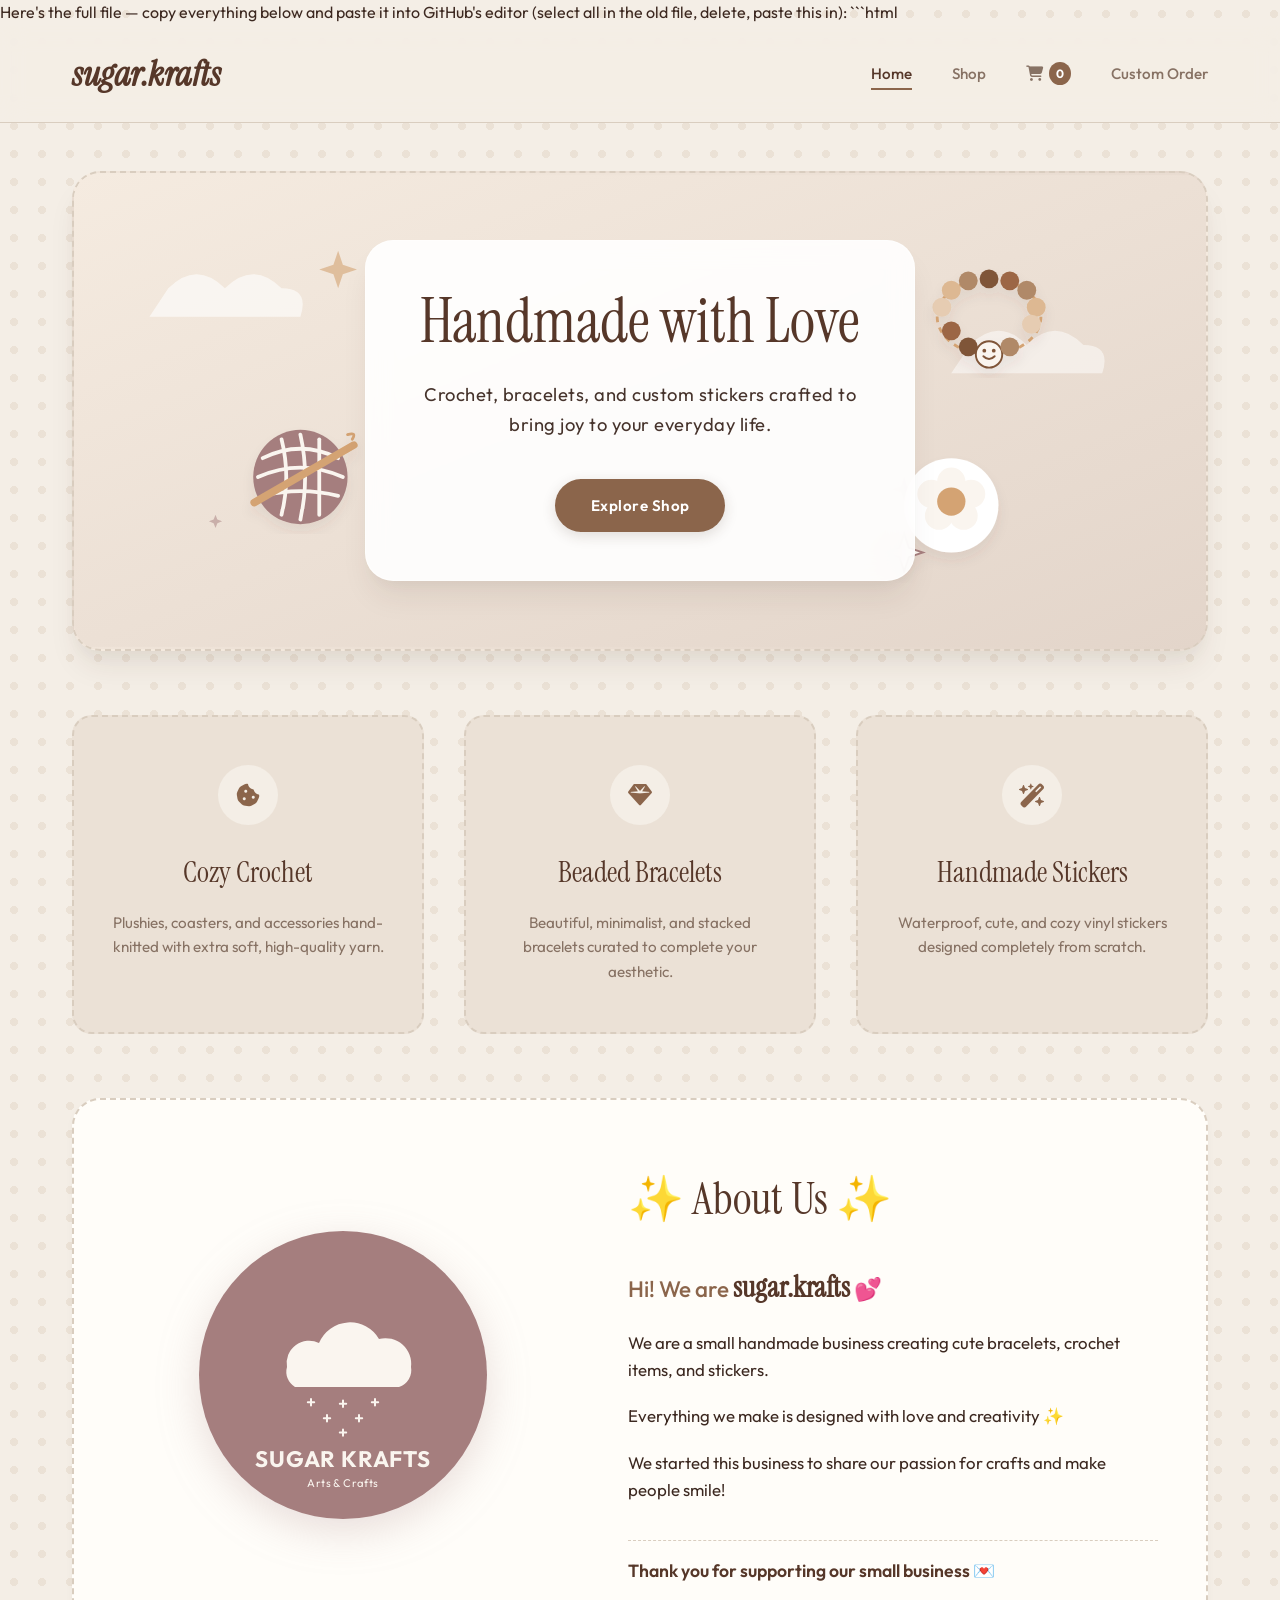
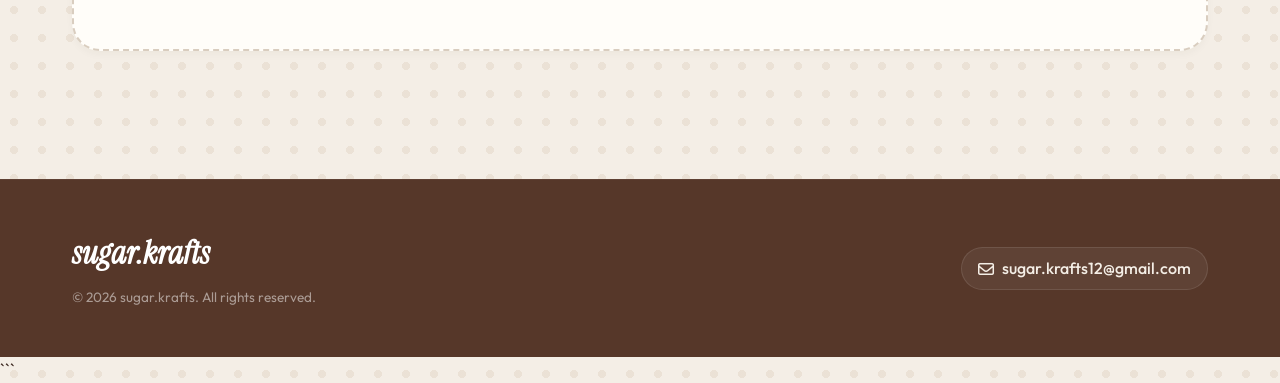
<file: index.html>
Here's the full file — copy everything below and paste it into GitHub's editor (select all in the old file, delete, paste this in):

```html
<!DOCTYPE html>
<html lang="en">
<head>
    
    <meta charset="UTF-8">
    <meta name="viewport" content="width=device-width, initial-scale=1.0">
    <title>sugar.krafts | Aesthetic Handmade Goods</title>
    <meta name="description" content="Aesthetic handmade crochet, beaded bracelets, and vinyl stickers by sugar.krafts. Made with love.">

    <!-- Canonical URL -->
    <link rel="canonical" href="https://sugarkrafts12-commits.github.io/sugar-krafts-new/" />

    <!-- Google Search Console verification -->
    <!-- Replace the content value with the exact code Search Console gives you when you add your property -->
    <meta name="google-site-verification" content="PASTE_YOUR_VERIFICATION_CODE_HERE" />

    <!-- Open Graph (Facebook, Instagram, iMessage, WhatsApp link previews) -->
    <meta property="og:type" content="website" />
    <meta property="og:title" content="sugar.krafts | Aesthetic Handmade Goods" />
    <meta property="og:description" content="Aesthetic handmade crochet, beaded bracelets, and vinyl stickers by sugar.krafts. Made with love." />
    <meta property="og:url" content="https://sugarkrafts12-commits.github.io/sugar-krafts-new/" />
    <!-- Add a real image URL below once you have a logo or product photo hosted (e.g. in your repo) -->
    <meta property="og:image" content="https://sugarkrafts12-commits.github.io/sugar-krafts-new/preview.jpg" />

    <!-- Twitter / X card -->
    <meta name="twitter:card" content="summary_large_image" />
    <meta name="twitter:title" content="sugar.krafts | Aesthetic Handmade Goods" />
    <meta name="twitter:description" content="Aesthetic handmade crochet, beaded bracelets, and vinyl stickers by sugar.krafts. Made with love." />
    <meta name="twitter:image" content="https://sugarkrafts12-commits.github.io/sugar-krafts-new/preview.jpg" />

    <!-- Google Fonts for premium typography -->
    <link rel="preconnect" href="https://fonts.googleapis.com">
    <link rel="preconnect" href="https://fonts.gstatic.com" crossorigin>
    <link href="https://fonts.googleapis.com/css2?family=Instrument+Serif:ital@0;1&family=Outfit:wght@300;400;500;600;700&display=swap" rel="stylesheet">
    <!-- FontAwesome for icons -->
    <link rel="stylesheet" href="https://cdnjs.cloudflare.com/ajax/libs/font-awesome/6.4.0/css/all.min.css">
    <link rel="stylesheet" href="style.css">
</head>
<body>

    <!-- Header Navigation -->
    <header class="main-header">
        <div class="header-container">
            <a href="#home" class="logo" id="header-logo">sugar.krafts</a>
            <nav class="nav-links">
                <a href="#home" class="nav-link active" data-page="home">Home</a>
                <a href="#shop" class="nav-link" data-page="shop">Shop</a>
                <a href="#cart" class="nav-link cart-nav-btn" data-page="cart">
                    <i class="fa-solid fa-cart-shopping"></i> <span class="cart-count">0</span>
                </a>
                <a href="#custom-order" class="nav-link" data-page="custom-order">Custom Order</a>
            </nav>
            <button class="mobile-nav-toggle" aria-label="Toggle navigation">
                <i class="fa-solid fa-bars"></i>
            </button>
        </div>
    </header>

    <!-- Page Content Container -->
    <main class="content-container">

        <!-- HOME PAGE -->
        <section id="home-page" class="page-section active">
            <!-- Aesthetic Cartoon Hero Section -->
            <div class="hero-section hero-cartoon-bg">
                <div class="hero-vector-wrapper">
                    <!-- Cozy Cartoon Vector Scene -->
                    <svg viewBox="0 0 1200 500" width="100%" height="100%" class="hero-svg">
                        <defs>
                            <linearGradient id="pastel-grad" x1="0%" y1="0%" x2="100%" y2="100%">
                                <stop offset="0%" stop-color="#f5ebe0" />
                                <stop offset="100%" stop-color="#e3d5ca" />
                            </linearGradient>
                            <filter id="shadow" x="-10%" y="-10%" width="120%" height="120%">
                                <feDropShadow dx="0" dy="8" stdDeviation="6" flood-color="#5c4033" flood-opacity="0.08" />
                            </filter>
                        </defs>
                        <!-- Background -->
                        <rect width="1200" height="500" fill="url(#pastel-grad)" />
                        
                        <!-- Decorative Cartoon Clouds -->
                        <path d="M 100 120 Q 130 90 160 120 Q 190 90 220 120 Q 250 120 240 150 L 80 150 Z" fill="#ffffff" opacity="0.6" />
                        <path d="M 950 180 Q 980 150 1010 180 Q 1040 150 1070 180 Q 1100 180 1090 210 L 930 210 Z" fill="#ffffff" opacity="0.5" />
                        
                        <!-- Cartoon Sparkles -->
                        <path d="M 280 80 L 285 95 L 300 100 L 285 105 L 280 120 L 275 105 L 260 100 L 275 95 Z" fill="#d4a373" opacity="0.6" />
                        <path d="M 880 320 L 883 330 L 893 333 L 883 336 L 880 346 L 877 336 L 867 333 L 877 330 Z" fill="#a57e7e" opacity="0.7" />
                        <path d="M 150 360 L 152 365 L 157 367 L 152 369 L 150 374 L 148 369 L 143 367 L 148 365 Z" fill="#a57e7e" opacity="0.5" />
                        
                        <!-- Cartoon Crochet Yarn Ball (Vector Illustration) -->
                        <g transform="translate(180, 260)">
                            <g class="float-item" filter="url(#shadow)">
                                <circle cx="60" cy="60" r="50" fill="#a57e7e" />
                                <!-- Yarn strands pattern -->
                                <path d="M 20 40 Q 60 20 100 40" stroke="#faf5ef" stroke-width="4" fill="none" stroke-linecap="round" />
                                <path d="M 15 60 Q 60 40 105 60" stroke="#faf5ef" stroke-width="4" fill="none" stroke-linecap="round" />
                                <path d="M 20 80 Q 60 70 100 80" stroke="#faf5ef" stroke-width="4" fill="none" stroke-linecap="round" />
                                <path d="M 40 20 Q 50 60 40 100" stroke="#faf5ef" stroke-width="4" fill="none" stroke-linecap="round" />
                                <path d="M 60 15 Q 70 60 60 105" stroke="#faf5ef" stroke-width="4" fill="none" stroke-linecap="round" />
                                <path d="M 80 20 Q 80 60 80 100" stroke="#faf5ef" stroke-width="4" fill="none" stroke-linecap="round" />
                                <!-- Crochet Hook -->
                                <rect x="0" y="55" width="130" height="8" rx="4" transform="rotate(-30 60 60)" fill="#d4a373" />
                                <path d="M 115 20 Q 120 12 110 15" stroke="#d4a373" stroke-width="3" fill="none" stroke-linecap="round" />
                            </g>
                        </g>

                        <!-- Cartoon Smiley Beaded Bracelet (Vector Illustration) -->
                        <g transform="translate(900, 80)">
                            <g class="float-item float-delay" filter="url(#shadow)">
                                <!-- Elastic line -->
                                <ellipse cx="70" cy="70" rx="55" ry="40" fill="none" stroke="#d4a373" stroke-width="3" stroke-dasharray="6,6" />
                                <!-- Beads -->
                                <circle cx="20" cy="60" r="10" fill="#e6ccb2" />
                                <circle cx="30" cy="42" r="10" fill="#ddb892" />
                                <circle cx="48" cy="32" r="10" fill="#b08968" />
                                <circle cx="70" cy="30" r="10" fill="#7f5539" />
                                <circle cx="92" cy="32" r="10" fill="#9c6644" />
                                <circle cx="110" cy="42" r="10" fill="#b08968" />
                                <circle cx="120" cy="60" r="10" fill="#ddb892" />
                                <circle cx="115" cy="78" r="10" fill="#e6ccb2" />
                                <!-- Smiley center bead -->
                                <circle cx="70" cy="110" r="14" fill="#faf5ef" stroke="#7f5539" stroke-width="2" />
                                <circle cx="65" cy="106" r="2" fill="#7f5539" />
                                <circle cx="75" cy="106" r="2" fill="#7f5539" />
                                <path d="M 64 112 Q 70 118 76 112" stroke="#7f5539" stroke-width="2" fill="none" stroke-linecap="round" />
                                <!-- Other lower beads -->
                                <circle cx="48" cy="102" r="10" fill="#7f5539" />
                                <circle cx="92" cy="102" r="10" fill="#b08968" />
                                <circle cx="30" cy="85" r="10" fill="#9c6644" />
                            </g>
                        </g>

                        <!-- Cozy Cartoon Flower Sticker (Vector Illustration) -->
                        <g transform="translate(850, 270)">
                            <g class="float-item" filter="url(#shadow)">
                                <circle cx="80" cy="80" r="50" fill="#ffffff" /> <!-- Sticker diecut outline -->
                                <!-- Flower petals -->
                                <circle cx="80" cy="55" r="15" fill="#faf5ef" />
                                <circle cx="101" cy="68" r="15" fill="#faf5ef" />
                                <circle cx="93" cy="91" r="15" fill="#faf5ef" />
                                <circle cx="67" cy="91" r="15" fill="#faf5ef" />
                                <circle cx="59" cy="68" r="15" fill="#faf5ef" />
                                <!-- Center -->
                                <circle cx="80" cy="76" r="15" fill="#d4a373" />
                                <!-- Sparkle stickers -->
                                <path d="M 30 110 L 35 125 L 50 130 L 35 135 L 30 150 L 25 135 L 10 130 L 25 125 Z" fill="#faf5ef" stroke="#a57e7e" stroke-width="2" />
                            </g>
                        </g>
                    </svg>
                </div>
                <div class="hero-text-container">
                    <h1 class="hero-title">Handmade with Love</h1>
                    <p class="hero-subtitle">Crochet, bracelets, and custom stickers crafted to bring joy to your everyday life.</p>
                    <a href="#shop" class="btn btn-primary hero-btn">Explore Shop</a>
                </div>
            </div>

            <!-- Intro Info Section -->
            <section class="intro-section">
                <div class="intro-grid">
                    <div class="intro-card">
                        <span class="intro-icon"><i class="fa-solid fa-cookie-bite"></i></span>
                        <h3>Cozy Crochet</h3>
                        <p>Plushies, coasters, and accessories hand-knitted with extra soft, high-quality yarn.</p>
                    </div>
                    <div class="intro-card">
                        <span class="intro-icon"><i class="fa-solid fa-gem"></i></span>
                        <h3>Beaded Bracelets</h3>
                        <p>Beautiful, minimalist, and stacked bracelets curated to complete your aesthetic.</p>
                    </div>
                    <div class="intro-card">
                        <span class="intro-icon"><i class="fa-solid fa-wand-magic-sparkles"></i></span>
                        <h3>Handmade Stickers</h3>
                        <p>Waterproof, cute, and cozy vinyl stickers designed completely from scratch.</p>
                    </div>
                </div>
            </section>

            <!-- About Us Section (Matching User Image Request) -->
            <section class="about-section">
                <div class="about-grid">
                    <div class="about-logo-col">
                        <div class="about-logo-wrapper">
                            <!-- Custom SVG Logo Matching User's Image -->
                            <svg viewBox="0 0 400 400" class="about-logo-svg">
                                <circle cx="200" cy="200" r="180" fill="#a57e7e" />
                                <!-- Fluffy cloud -->
                                <path d="M 130 190 
                                         A 28 28 0 0 1 170 160 
                                         A 42 42 0 0 1 245 155 
                                         A 32 32 0 0 1 285 190 
                                         A 22 22 0 0 1 270 215 
                                         L 140 215 
                                         A 22 22 0 0 1 130 190 Z" fill="#faf5ef" />
                                <!-- Falling Rain Sparkles / Crosses -->
                                <path d="M 160 230 L 160 238 M 156 234 L 164 234" stroke="#faf5ef" stroke-width="2.5" stroke-linecap="round" />
                                <path d="M 200 232 L 200 240 M 196 236 L 204 236" stroke="#faf5ef" stroke-width="2.5" stroke-linecap="round" />
                                <path d="M 240 230 L 240 238 M 236 234 L 244 234" stroke="#faf5ef" stroke-width="2.5" stroke-linecap="round" />
                                <path d="M 180 250 L 180 258 M 176 254 L 184 254" stroke="#faf5ef" stroke-width="2.5" stroke-linecap="round" />
                                <path d="M 220 250 L 220 258 M 216 254 L 224 254" stroke="#faf5ef" stroke-width="2.5" stroke-linecap="round" />
                                <path d="M 200 268 L 200 276 M 196 272 L 204 272" stroke="#faf5ef" stroke-width="2.5" stroke-linecap="round" />
                                <!-- Text underneath -->
                                <text x="200" y="315" font-family="'Outfit', sans-serif" font-weight="700" font-size="28" fill="#faf5ef" text-anchor="middle" letter-spacing="1">SUGAR KRAFTS</text>
                                <text x="200" y="340" font-family="'Outfit', sans-serif" font-weight="400" font-size="14" fill="#faf5ef" text-anchor="middle" letter-spacing="0.5">Arts & Crafts</text>
                            </svg>
                        </div>
                    </div>
                    <div class="about-text-col">
                        <h2 class="about-title">✨ About Us ✨</h2>
                        <p class="about-greet">Hi! We are <em>sugar.krafts</em> 💕</p>
                        <p class="about-description">We are a small handmade business creating cute bracelets, crochet items, and stickers.</p>
                        <p class="about-desc-extra">Everything we make is designed with love and creativity ✨</p>
                        <p class="about-desc-extra">We started this business to share our passion for crafts and make people smile!</p>
                        <p class="about-thankyou">Thank you for supporting our small business 💌</p>
                    </div>
                </div>
            </section>
        </section>

        <!-- SHOP PAGE -->
        <section id="shop-page" class="page-section">
            <div class="shop-header">
                <h2 class="page-title">Shop Our Collection</h2>
                <p class="page-subtitle">Browse through our handmade treasures</p>
                <div class="category-filters">
                    <button class="filter-btn active" data-filter="all">All Items</button>
                    <button class="filter-btn" data-filter="crochet">Crochet</button>
                    <button class="filter-btn" data-filter="bracelets">Bracelets</button>
                    <button class="filter-btn" data-filter="stickers">Stickers</button>
                </div>
            </div>
            <div class="products-grid" id="shop-products-container">
                <!-- Loaded dynamically via JS -->
            </div>
        </section>

        <!-- CART PAGE -->
        <section id="cart-page" class="page-section">
            <h2 class="page-title">Your Cart</h2>
            <div class="cart-container">
                <div class="cart-items-wrapper" id="cart-items-container">
                    <!-- Dynamic Cart Items -->
                </div>
                <div class="cart-summary">
                    <h3>Order Summary</h3>
                    <div class="summary-row">
                        <span>Subtotal</span>
                        <span id="cart-subtotal">$0.00</span>
                    </div>
                    <div class="summary-row">
                        <span>Shipping</span>
                        <span class="shipping-free">FREE</span>
                    </div>
                    <hr>
                    <div class="summary-row total-row">
                        <span>Total</span>
                        <span id="cart-total">$0.00</span>
                    </div>
                    <button class="btn btn-primary checkout-btn" id="checkout-button">Proceed to Checkout</button>
                </div>
            </div>
        </section>

        <!-- CUSTOM ORDER PAGE -->
        <section id="custom-order-page" class="page-section">
            <div class="custom-order-header">
                <h2 class="page-title">Custom Order Request</h2>
                <p class="page-subtitle">Have a specific design, color palette, or idea in mind? Let us make it for you!</p>
            </div>
            <div class="custom-order-container">
                <form id="custom-order-form" class="custom-form">
                    <div class="form-grid">
                        <div class="form-group">
                            <label for="order-name">Your Name</label>
                            <input type="text" id="order-name" name="name" placeholder="Enter your full name" required>
                        </div>
                        <div class="form-group">
                            <label for="order-email">Email Address</label>
                            <input type="email" id="order-email" name="email" placeholder="example@email.com" required>
                        </div>
                    </div>
                    
                    <div class="form-group">
                        <label for="order-details">Order Details & Customization Ideas</label>
                        <textarea id="order-details" name="details" rows="5" placeholder="Describe the product, colors, size, stickers designs, or crochet specifications..." required></textarea>
                    </div>

                    <div class="form-group">
                        <label for="order-address">Pickup / Shipping Address</label>
                        <textarea id="order-address" name="address" rows="3" placeholder="Enter your full address" required></textarea>
                        <div class="shipping-warning-box">
                            <i class="fa-solid fa-circle-exclamation"></i>
                            <div class="warning-text">
                                <strong>Delivery Notice:</strong> We do not ship nationally. We only ship/deliver within <strong>Texas</strong>. Orders must be picked up in person unless you are located in <strong>Leander, TX</strong>.
                            </div>
                        </div>
                    </div>

                    <button type="submit" class="btn btn-primary submit-btn">
                        <span>Submit Custom Request</span>
                        <i class="fa-solid fa-paper-plane"></i>
                    </button>
                </form>
            </div>
        </section>

        <!-- Checkout Page -->
        <section id="checkout-page" class="page-section">
            <div class="custom-order-header">
                <h2 class="page-title">Checkout 🛒</h2>
                <p class="page-subtitle">Almost there! Fill in your details and we'll get your order ready.</p>
            </div>
            <div class="custom-order-container">
                <a href="#cart" style="display:inline-flex; align-items:center; gap:0.4rem; color:var(--color-primary); font-weight:600; margin-bottom:1rem; text-decoration:none; font-size:0.95rem;">
                    <i class="fa-solid fa-arrow-left"></i> Back to Cart
                </a>
                <div id="checkout-cart-summary" style="margin-bottom: 1.5rem; background: var(--color-bg-panel, #fff9f2); border: 1px solid var(--color-border); border-radius: var(--radius-md); padding: 1.2rem;"></div>
                <form id="checkout-form" class="custom-form">
                    <div class="form-grid">
                        <div class="form-group">
                            <label for="checkout-name">Your Name</label>
                            <input type="text" id="checkout-name" name="name" placeholder="Enter your full name" required>
                        </div>
                        <div class="form-group">
                            <label for="checkout-email">Email Address</label>
                            <input type="email" id="checkout-email" name="email" placeholder="example@email.com" required>
                        </div>
                    </div>

                    <div class="form-group">
                        <label for="checkout-delivery">Delivery Preference</label>
                        <select id="checkout-delivery" name="delivery" required style="padding: 0.9rem 1.2rem; border-radius: var(--radius-sm); border: 1px solid var(--color-border); background-color: var(--color-bg-base); color: var(--color-text-main); font-size: 0.95rem; width: 100%;">
                            <option value="pickup">Local Pickup (Leander, TX)</option>
                            <option value="shipping">Shipping (Texas Only)</option>
                        </select>
                    </div>

                    <div class="form-group">
                        <label for="checkout-address">Shipping / Pickup Address</label>
                        <textarea id="checkout-address" name="address" rows="3" placeholder="Enter your full address" required></textarea>
                        <div class="shipping-warning-box">
                            <i class="fa-solid fa-circle-exclamation"></i>
                            <div class="warning-text">
                                <strong>Delivery Notice:</strong> We only ship within <strong>Texas</strong>. Pickup is required in person if you are outside Leander, TX.
                            </div>
                        </div>
                    </div>

                    <button type="submit" class="btn btn-primary submit-btn">
                        <span>Send Order Request</span>
                        <i class="fa-solid fa-paper-plane"></i>
                    </button>
                </form>
            </div>
        </section>

    </main>

    <!-- Footer -->
    <footer class="main-footer">
        <div class="footer-container">
            <div class="footer-left">
                <span class="footer-logo">sugar.krafts</span>
                <p class="footer-copy">&copy; 2026 sugar.krafts. All rights reserved.</p>
            </div>
            <div class="footer-right">
                <a href="mailto:sugar.krafts12@gmail.com" class="footer-email">
                    <i class="fa-regular fa-envelope"></i> sugar.krafts12@gmail.com
                </a>
            </div>
        </div>
    </footer>

    <!-- Notification Toast -->
    <div id="toast-notification" class="toast">Added to cart!</div>

    <!-- Success Modal -->
    <div id="success-modal" class="modal">
        <div class="modal-content">
            <span class="modal-close">&times;</span>
            <div class="modal-icon"><i class="fa-solid fa-circle-check"></i></div>
            <h2>Order Draft Prepared!</h2>
            <p>We've attempted to open your mail client. If it did not open, click the button below to copy the order details and email them directly to <strong>sugar.krafts12@gmail.com</strong>.</p>
            
            <textarea id="modal-copy-text" readonly style="width:100%; height:120px; padding:0.8rem; border-radius:var(--radius-sm); border:1px solid var(--color-border); background-color:var(--color-bg-base); font-family:monospace; font-size:0.8rem; resize:none; margin-bottom:1rem;"></textarea>
            
            <button class="btn btn-primary modal-btn" id="modal-copy-btn" style="margin-bottom: 0.8rem; width: 100%;">
                <i class="fa-regular fa-copy"></i> Copy Order Details
            </button>
            <button class="btn btn-secondary modal-btn" id="modal-continue-btn" style="width: 100%;">Continue Shopping</button>
        </div>
    </div>



    <!-- JS Application Logic -->
    <script src="app.js"></script>
</body>
</html>
```
</file>
<file: style.css>
/* CSS Design System for sugar.krafts */

:root {
    /* Cute & Cozy Beige Themed Color Palette */
    --color-bg-base: hsl(33, 40%, 93%);        /* Warm soft beige background */
    --color-bg-card: hsl(33, 35%, 88%);        /* Cute medium beige for card structures */
    --color-bg-dark: hsl(33, 25%, 82%);        /* Deeper warm sand beige */
    --color-bg-panel: #fffdf9;                 /* Soft warm vanilla cream (replaced pure white for panels) */
    
    --color-primary: hsl(24, 30%, 42%);        /* Cozy warm milk chocolate brown */
    --color-primary-light: hsl(24, 25%, 55%);  /* Soft warm caramel */
    --color-primary-dark: hsl(18, 35%, 25%);   /* Rich dark cocoa brown */
    --color-accent: hsl(12, 45%, 62%);         /* Warm soft terracotta peach/rose */
    
    --color-text-main: hsl(18, 30%, 18%);      /* Deep warm cocoa for readability */
    --color-text-muted: hsl(24, 15%, 46%);     /* Warm muted taupe */
    --color-border: hsl(33, 25%, 80%);         /* Cozy beige borders */
    --color-white: #ffffff;
    
    /* Typography */
    --font-heading: 'Instrument Serif', Georgia, serif;
    --font-body: 'Outfit', -apple-system, BlinkMacSystemFont, "Segoe UI", Roboto, sans-serif;
    
    /* Effects - Bubbly and cute rounded corners */
    --radius-sm: 10px;
    --radius-md: 20px;
    --radius-lg: 28px;
    --shadow-sm: 0 4px 8px -1px rgba(60, 40, 30, 0.04);
    --shadow-md: 0 10px 20px -3px rgba(60, 40, 30, 0.06), 0 4px 8px -2px rgba(60, 40, 30, 0.03);
    --shadow-lg: 0 20px 30px -5px rgba(60, 40, 30, 0.08), 0 10px 15px -5px rgba(60, 40, 30, 0.04);
    --transition: all 0.3s cubic-bezier(0.4, 0, 0.2, 1);
}

/* Reset and Base Styles */
* {
    margin: 0;
    padding: 0;
    box-sizing: border-box;
}

html {
    scroll-behavior: smooth;
}

body {
    font-family: var(--font-body);
    background-color: var(--color-bg-base);
    color: var(--color-text-main);
    line-height: 1.6;
    overflow-x: hidden;
}

a {
    color: inherit;
    text-decoration: none;
    transition: var(--transition);
}

button, input, textarea {
    font-family: inherit;
    outline: none;
}

/* Main Layout Header */
.main-header {
    position: sticky;
    top: 0;
    background-color: hsla(33, 40%, 93%, 0.85);
    backdrop-filter: blur(12px);
    -webkit-backdrop-filter: blur(12px);
    border-bottom: 1px solid var(--color-border);
    z-index: 1000;
    transition: var(--transition);
}

.header-container {
    max-width: 1200px;
    margin: 0 auto;
    padding: 1.25rem 2rem;
    display: flex;
    justify-content: space-between;
    align-items: center;
}

.logo {
    font-family: var(--font-heading);
    font-size: 2.2rem;
    font-weight: 700;
    font-style: italic;
    color: var(--color-primary-dark);
    letter-spacing: -0.5px;
    display: inline-block;
    transition: transform 0.3s ease;
}

.logo:hover {
    transform: scale(1.03);
}

.nav-links {
    display: flex;
    gap: 2.5rem;
    align-items: center;
}

.nav-link {
    font-size: 0.95rem;
    font-weight: 500;
    color: var(--color-text-muted);
    position: relative;
    padding: 0.25rem 0;
}

.nav-link:hover, .nav-link.active {
    color: var(--color-primary-dark);
}

.nav-link::after {
    content: '';
    position: absolute;
    bottom: 0;
    left: 0;
    width: 100%;
    height: 2px;
    background-color: var(--color-primary);
    transform: scaleX(0);
    transform-origin: right;
    transition: transform 0.3s ease-in-out;
}

.nav-link:hover::after, .nav-link.active::after {
    transform: scaleX(1);
    transform-origin: left;
}

.cart-nav-btn {
    display: flex;
    align-items: center;
    gap: 0.4rem;
}

.cart-count {
    background-color: var(--color-primary);
    color: var(--color-white);
    font-size: 0.75rem;
    font-weight: 700;
    padding: 2px 7px;
    border-radius: 50%;
    transition: var(--transition);
}

.mobile-nav-toggle {
    display: none;
    background: none;
    border: none;
    font-size: 1.5rem;
    color: var(--color-primary-dark);
    cursor: pointer;
}

/* Page Navigation Management */
.page-section {
    display: none;
    opacity: 0;
    transform: translateY(20px);
    transition: opacity 0.4s ease, transform 0.4s ease;
}

.page-section.active {
    display: block;
    opacity: 1;
    transform: translateY(0);
}

.content-container {
    max-width: 1200px;
    margin: 0 auto;
    padding: 3rem 2rem;
    min-height: calc(100vh - 180px);
}

/* Hero Section (Home) */
.hero-section {
    position: relative;
    border-radius: var(--radius-lg);
    overflow: hidden;
    margin-bottom: 4rem;
    width: 100%;
    height: 480px;
    display: flex;
    align-items: center;
    justify-content: center;
    box-shadow: var(--shadow-lg);
}

.hero-image-wrapper {
    position: absolute;
    top: 0;
    left: 0;
    width: 100%;
    height: 100%;
    z-index: 1;
}

.hero-image {
    width: 100%;
    height: 100%;
    object-fit: cover;
    object-position: center;
    transition: transform 6s ease;
}

.hero-section:hover .hero-image {
    transform: scale(1.05);
}

.hero-overlay {
    position: absolute;
    top: 0;
    left: 0;
    width: 100%;
    height: 100%;
    background: linear-gradient(180deg, rgba(30, 20, 15, 0.45) 0%, rgba(30, 20, 15, 0.6) 100%);
    z-index: 2;
}

.hero-text-container {
    position: relative;
    z-index: 3;
    text-align: center;
    color: var(--color-white);
    max-width: 700px;
    padding: 2rem;
}

.hero-title {
    font-family: var(--font-heading);
    font-size: 5.5rem;
    font-weight: 400;
    line-height: 1.1;
    margin-bottom: 1.5rem;
    text-shadow: 0 4px 12px rgba(0, 0, 0, 0.2);
    animation: fadeInDown 1s ease;
}

.hero-subtitle {
    font-size: 1.15rem;
    font-weight: 300;
    letter-spacing: 0.5px;
    margin-bottom: 2.5rem;
    opacity: 0.95;
    text-shadow: 0 2px 6px rgba(0, 0, 0, 0.15);
}

/* Buttons */
.btn {
    display: inline-flex;
    align-items: center;
    justify-content: center;
    gap: 0.5rem;
    padding: 0.9rem 2.2rem;
    font-size: 0.95rem;
    font-weight: 600;
    letter-spacing: 0.5px;
    border-radius: 50px;
    border: none;
    cursor: pointer;
    transition: var(--transition);
}

.btn-primary {
    background-color: var(--color-primary);
    color: var(--color-white);
    box-shadow: 0 4px 14px rgba(60, 40, 30, 0.15);
}

.btn-primary:hover {
    background-color: var(--color-primary-dark);
    transform: translateY(-2px);
    box-shadow: 0 6px 20px rgba(60, 40, 30, 0.25);
}

.btn-secondary {
    background-color: transparent;
    border: 1.5px solid var(--color-primary);
    color: var(--color-primary);
}

.btn-secondary:hover {
    background-color: var(--color-primary);
    color: var(--color-white);
    transform: translateY(-2px);
}

/* Home Intro Section */
.intro-section {
    margin-bottom: 4rem;
}

.intro-grid {
    display: grid;
    grid-template-columns: repeat(auto-fit, minmax(280px, 1fr));
    gap: 2.5rem;
}

.intro-card {
    background-color: var(--color-bg-card);
    padding: 3rem 2rem;
    border-radius: var(--radius-md);
    text-align: center;
    border: 1px solid var(--color-border);
    transition: var(--transition);
}

.intro-card:hover {
    transform: translateY(-5px);
    box-shadow: var(--shadow-md);
    background-color: var(--color-bg-panel);
}

.intro-icon {
    display: inline-flex;
    justify-content: center;
    align-items: center;
    width: 60px;
    height: 60px;
    border-radius: 50%;
    background-color: var(--color-bg-base);
    color: var(--color-primary);
    font-size: 1.5rem;
    margin-bottom: 1.5rem;
    transition: var(--transition);
}

.intro-card:hover .intro-icon {
    background-color: var(--color-primary);
    color: var(--color-white);
}

.intro-card h3 {
    font-family: var(--font-heading);
    font-size: 1.8rem;
    font-weight: 500;
    margin-bottom: 1rem;
    color: var(--color-primary-dark);
}

.intro-card p {
    color: var(--color-text-muted);
    font-size: 0.95rem;
}

/* Page Headings / Section Titles */
.section-title {
    font-family: var(--font-heading);
    font-size: 3.2rem;
    font-weight: 500;
    text-align: center;
    margin-bottom: 3rem;
    color: var(--color-primary-dark);
}

.page-title {
    font-family: var(--font-heading);
    font-size: 3.8rem;
    font-weight: 500;
    color: var(--color-primary-dark);
    margin-bottom: 0.5rem;
}

.page-subtitle {
    font-size: 1.05rem;
    color: var(--color-text-muted);
    margin-bottom: 2rem;
}

/* Product Catalog Grid */
.products-grid, .featured-grid {
    display: grid;
    grid-template-columns: repeat(auto-fill, minmax(280px, 1fr));
    gap: 2.5rem;
}

.product-card {
    background-color: var(--color-bg-panel);
    border-radius: var(--radius-md);
    overflow: hidden;
    border: 1px solid var(--color-border);
    transition: var(--transition);
    display: flex;
    flex-direction: column;
}

.product-card:hover {
    transform: translateY(-6px);
    box-shadow: var(--shadow-md);
}

.product-image-container {
    position: relative;
    aspect-ratio: 1/1;
    overflow: hidden;
    background-color: var(--color-bg-card);
}

.product-img {
    width: 100%;
    height: 100%;
    object-fit: cover;
    transition: transform 0.5s ease;
}

.product-card:hover .product-img {
    transform: scale(1.06);
}

.product-tag {
    position: absolute;
    top: 1rem;
    left: 1rem;
    background-color: rgba(255, 253, 249, 0.9);
    backdrop-filter: blur(4px);
    color: var(--color-primary-dark);
    font-size: 0.75rem;
    font-weight: 600;
    padding: 0.3rem 0.8rem;
    border-radius: 20px;
    letter-spacing: 0.5px;
    text-transform: uppercase;
}

.product-info {
    padding: 1.5rem;
    display: flex;
    flex-direction: column;
    flex-grow: 1;
}

.product-title {
    font-family: var(--font-heading);
    font-size: 1.6rem;
    font-weight: 500;
    color: var(--color-primary-dark);
    margin-bottom: 0.5rem;
}

.product-desc {
    font-size: 0.9rem;
    color: var(--color-text-muted);
    margin-bottom: 1.25rem;
    line-height: 1.5;
    flex-grow: 1;
}

.product-meta {
    display: flex;
    justify-content: space-between;
    align-items: center;
    margin-top: auto;
}

.product-price {
    font-size: 1.25rem;
    font-weight: 600;
    color: var(--color-primary-dark);
}

.add-to-cart-btn {
    width: 42px;
    height: 42px;
    border-radius: 50%;
    background-color: var(--color-bg-base);
    border: 1px solid var(--color-border);
    color: var(--color-primary);
    cursor: pointer;
    display: flex;
    align-items: center;
    justify-content: center;
    transition: var(--transition);
}

.add-to-cart-btn:hover {
    background-color: var(--color-primary);
    color: var(--color-white);
    border-color: var(--color-primary);
    transform: rotate(90deg);
}

/* Shop Filters */
.shop-header {
    text-align: center;
    margin-bottom: 3.5rem;
}

.category-filters {
    display: flex;
    justify-content: center;
    gap: 1rem;
    margin-top: 1.5rem;
    flex-wrap: wrap;
}

.filter-btn {
    padding: 0.6rem 1.5rem;
    border-radius: 30px;
    font-size: 0.9rem;
    font-weight: 500;
    background-color: var(--color-bg-card);
    border: 1px solid var(--color-border);
    color: var(--color-text-muted);
    cursor: pointer;
    transition: var(--transition);
}

.filter-btn:hover, .filter-btn.active {
    background-color: var(--color-primary);
    color: var(--color-white);
    border-color: var(--color-primary);
    box-shadow: 0 4px 10px rgba(60, 40, 30, 0.1);
}

/* Cart Page */
.cart-container {
    display: grid;
    grid-template-columns: 2fr 1fr;
    gap: 3rem;
    align-items: start;
    margin-top: 2rem;
}

.cart-items-wrapper {
    display: flex;
    flex-direction: column;
    gap: 1.5rem;
}

.empty-cart-message {
    text-align: center;
    padding: 4rem 2rem;
    background-color: var(--color-bg-panel);
    border-radius: var(--radius-md);
    border: 1px solid var(--color-border);
}

.empty-cart-message i {
    font-size: 3rem;
    color: var(--color-border);
    margin-bottom: 1.5rem;
}

.empty-cart-message h3 {
    font-size: 1.4rem;
    margin-bottom: 0.5rem;
}

.empty-cart-message p {
    color: var(--color-text-muted);
    margin-bottom: 1.5rem;
}

.cart-item {
    background-color: var(--color-bg-panel);
    border-radius: var(--radius-md);
    padding: 1.5rem;
    display: flex;
    gap: 1.5rem;
    border: 1px solid var(--color-border);
    align-items: center;
    transition: var(--transition);
}

.cart-item:hover {
    box-shadow: var(--shadow-sm);
}

.cart-item-img-container {
    width: 80px;
    height: 80px;
    border-radius: var(--radius-sm);
    overflow: hidden;
    background-color: var(--color-bg-card);
}

.cart-item-img {
    width: 100%;
    height: 100%;
    object-fit: cover;
}

.cart-item-info {
    flex-grow: 1;
}

.cart-item-title {
    font-family: var(--font-heading);
    font-size: 1.4rem;
    color: var(--color-primary-dark);
    margin-bottom: 0.25rem;
}

.cart-item-category {
    font-size: 0.8rem;
    text-transform: uppercase;
    color: var(--color-text-muted);
    letter-spacing: 0.5px;
}

.cart-item-price {
    font-weight: 600;
    color: var(--color-primary-dark);
    margin-top: 0.25rem;
}

.cart-item-controls {
    display: flex;
    align-items: center;
    gap: 1.25rem;
}

.quantity-controller {
    display: flex;
    align-items: center;
    border: 1px solid var(--color-border);
    border-radius: 20px;
    background-color: var(--color-bg-base);
    overflow: hidden;
}

.quantity-btn {
    background: none;
    border: none;
    width: 32px;
    height: 32px;
    font-size: 0.85rem;
    cursor: pointer;
    color: var(--color-text-muted);
    display: flex;
    align-items: center;
    justify-content: center;
    transition: var(--transition);
}

.quantity-btn:hover {
    background-color: var(--color-border);
    color: var(--color-primary-dark);
}

.quantity-display {
    width: 32px;
    text-align: center;
    font-size: 0.95rem;
    font-weight: 600;
}

.cart-item-remove {
    background: none;
    border: none;
    color: var(--color-text-muted);
    cursor: pointer;
    font-size: 1.15rem;
    transition: var(--transition);
    width: 36px;
    height: 36px;
    border-radius: 50%;
    display: flex;
    align-items: center;
    justify-content: center;
}

.cart-item-remove:hover {
    background-color: hsl(0, 100%, 97%);
    color: hsl(0, 70%, 50%);
}

.cart-summary {
    background-color: var(--color-bg-panel);
    border-radius: var(--radius-md);
    padding: 2rem;
    border: 1px solid var(--color-border);
    box-shadow: var(--shadow-sm);
}

.cart-summary h3 {
    font-family: var(--font-heading);
    font-size: 1.8rem;
    margin-bottom: 1.5rem;
    color: var(--color-primary-dark);
}

.summary-row {
    display: flex;
    justify-content: space-between;
    margin-bottom: 1rem;
    font-size: 0.95rem;
}

.summary-row span:first-child {
    color: var(--color-text-muted);
}

.shipping-free {
    color: var(--color-accent) !important;
    font-weight: 600;
}

.cart-summary hr {
    border: 0;
    border-top: 1px solid var(--color-border);
    margin: 1.5rem 0;
}

.total-row {
    font-size: 1.25rem;
    font-weight: 700;
    color: var(--color-primary-dark);
    margin-bottom: 2rem;
}

.checkout-btn {
    width: 100%;
}

/* Custom Order Page */
.custom-order-header {
    text-align: center;
    margin-bottom: 3rem;
}

.custom-order-container {
    max-width: 800px;
    margin: 0 auto;
    background-color: var(--color-bg-panel);
    border-radius: var(--radius-lg);
    padding: 3rem;
    border: 1px solid var(--color-border);
    box-shadow: var(--shadow-md);
}

.custom-form {
    display: flex;
    flex-direction: column;
    gap: 1.75rem;
}

.form-grid {
    display: grid;
    grid-template-columns: 1fr 1fr;
    gap: 1.5rem;
}

.form-group {
    display: flex;
    flex-direction: column;
    gap: 0.5rem;
}

.form-group label {
    font-size: 0.9rem;
    font-weight: 600;
    color: var(--color-primary-dark);
}

.form-group input, .form-group textarea {
    padding: 0.9rem 1.2rem;
    border-radius: var(--radius-sm);
    border: 1px solid var(--color-border);
    background-color: var(--color-bg-base);
    color: var(--color-text-main);
    font-size: 0.95rem;
    transition: var(--transition);
}

.form-group input:focus, .form-group textarea:focus {
    border-color: var(--color-primary-light);
    background-color: var(--color-white);
    box-shadow: 0 0 0 4px hsla(25, 35%, 35%, 0.08);
}

.form-group textarea {
    resize: vertical;
}

.submit-btn {
    align-self: flex-start;
    padding: 1rem 2.5rem;
}

/* Footer Section */
.main-footer {
    background-color: var(--color-primary-dark);
    color: var(--color-bg-base);
    border-top: 1px solid rgba(255, 255, 255, 0.05);
    margin-top: 5rem;
}

.footer-container {
    max-width: 1200px;
    margin: 0 auto;
    padding: 3rem 2rem;
    display: flex;
    justify-content: space-between;
    align-items: center;
}

.footer-logo {
    font-family: var(--font-heading);
    font-size: 2rem;
    font-weight: 700;
    font-style: italic;
    color: var(--color-white);
    margin-bottom: 0.5rem;
    display: block;
}

.footer-copy {
    font-size: 0.85rem;
    color: rgba(255, 255, 255, 0.5);
}

.footer-email {
    font-size: 1rem;
    font-weight: 500;
    color: var(--color-bg-base);
    display: flex;
    align-items: center;
    gap: 0.5rem;
    padding: 0.5rem 1rem;
    border-radius: 30px;
    background-color: rgba(255, 255, 255, 0.06);
    border: 1px solid rgba(255, 255, 255, 0.1);
}

.footer-email:hover {
    background-color: var(--color-white);
    color: var(--color-primary-dark);
    transform: translateY(-2px);
}

/* Notification Toast */
.toast {
    position: fixed;
    bottom: 2rem;
    left: 50%;
    transform: translateX(-50%) translateY(100px);
    background-color: var(--color-primary-dark);
    color: var(--color-white);
    padding: 0.8rem 1.8rem;
    border-radius: 50px;
    font-size: 0.9rem;
    font-weight: 600;
    box-shadow: var(--shadow-lg);
    z-index: 2000;
    opacity: 0;
    transition: transform 0.4s cubic-bezier(0.175, 0.885, 0.32, 1.275), opacity 0.4s ease;
}

.toast.show {
    transform: translateX(-50%) translateY(0);
    opacity: 1;
}

/* Modal Popup */
.modal {
    position: fixed;
    top: 0;
    left: 0;
    width: 100%;
    height: 100%;
    background-color: rgba(30, 20, 15, 0.6);
    backdrop-filter: blur(6px);
    z-index: 3000;
    display: flex;
    align-items: center;
    justify-content: center;
    opacity: 0;
    pointer-events: none;
    transition: opacity 0.3s ease;
}

.modal.show {
    opacity: 1;
    pointer-events: auto;
}

.modal-content {
    background-color: var(--color-bg-panel);
    padding: 3rem 2.5rem;
    border-radius: var(--radius-lg);
    max-width: 480px;
    width: 90%;
    text-align: center;
    position: relative;
    border: 1px solid var(--color-border);
    box-shadow: var(--shadow-lg);
    transform: scale(0.9);
    transition: transform 0.3s cubic-bezier(0.175, 0.885, 0.32, 1.275);
}

.modal.show .modal-content {
    transform: scale(1);
}

.modal-close {
    position: absolute;
    top: 1.5rem;
    right: 1.5rem;
    font-size: 1.5rem;
    color: var(--color-text-muted);
    cursor: pointer;
    transition: var(--transition);
}

.modal-close:hover {
    color: var(--color-primary-dark);
}

.modal-icon {
    font-size: 4rem;
    color: hsl(120, 40%, 45%);
    margin-bottom: 1.5rem;
}

.modal-content h2 {
    font-family: var(--font-heading);
    font-size: 2.2rem;
    color: var(--color-primary-dark);
    margin-bottom: 1rem;
}

.modal-content p {
    color: var(--color-text-muted);
    margin-bottom: 2rem;
    font-size: 0.95rem;
}

.modal-btn {
    width: 100%;
}

/* Cartoon Vector Hero Styles */
.hero-cartoon-bg {
    background: linear-gradient(135deg, #f5ebe0 0%, #e3d5ca 100%);
    position: relative;
}

.hero-vector-wrapper {
    position: absolute;
    top: 0;
    left: 0;
    width: 100%;
    height: 100%;
    z-index: 1;
    overflow: hidden;
}

.hero-svg {
    width: 100%;
    height: 100%;
    object-fit: cover;
}

.hero-section.hero-cartoon-bg .hero-text-container {
    background: rgba(255, 255, 255, 0.9);
    backdrop-filter: blur(12px);
    -webkit-backdrop-filter: blur(12px);
    border-radius: var(--radius-lg);
    border: 1px solid rgba(255, 255, 255, 0.5);
    padding: 3rem 2.5rem;
    max-width: 550px;
    box-shadow: var(--shadow-lg);
}

.hero-section.hero-cartoon-bg .hero-title {
    color: var(--color-primary-dark);
    font-size: 3.8rem;
    text-shadow: none;
}

.hero-section.hero-cartoon-bg .hero-subtitle {
    color: var(--color-text-main);
    text-shadow: none;
    font-weight: 400;
}

/* About Us Section Styles */
.about-section {
    background-color: var(--color-bg-panel);
    border-radius: var(--radius-lg);
    padding: 4rem 3rem;
    border: 1px solid var(--color-border);
    box-shadow: var(--shadow-sm);
    margin-top: 0;
}

.about-grid {
    display: grid;
    grid-template-columns: 1fr 1.2fr;
    gap: 4rem;
    align-items: center;
}

.about-logo-col {
    display: flex;
    justify-content: center;
    align-items: center;
}

.about-logo-wrapper {
    width: 320px;
    height: 320px;
    max-width: 100%;
}

.about-logo-svg {
    width: 100%;
    height: 100%;
    filter: drop-shadow(0 12px 20px rgba(165, 126, 126, 0.25));
    transition: transform 0.5s cubic-bezier(0.175, 0.885, 0.32, 1.275);
}

.about-logo-svg:hover {
    transform: scale(1.04) rotate(-2deg);
}

.about-text-col {
    display: flex;
    flex-direction: column;
    gap: 1.25rem;
}

.about-title {
    font-family: var(--font-heading);
    font-size: 2.8rem;
    font-weight: 500;
    color: var(--color-primary-dark);
    margin-bottom: 0.5rem;
}

.about-greet {
    font-size: 1.4rem;
    font-weight: 500;
    color: var(--color-primary);
}

.about-greet em {
    font-style: normal;
    font-family: var(--font-heading);
    font-size: 1.8rem;
    font-weight: 700;
    color: var(--color-primary-dark);
}

.about-description, .about-desc-extra {
    font-size: 1.05rem;
    color: var(--color-text-main);
    line-height: 1.6;
}

.about-thankyou {
    font-size: 1.1rem;
    font-weight: 600;
    color: var(--color-primary-dark);
    margin-top: 1rem;
    padding-top: 1rem;
    border-top: 1px dashed var(--color-border);
}

/* Shipping Notice Box */
.shipping-warning-box {
    display: flex;
    gap: 1rem;
    background-color: hsl(25, 45%, 95%);
    border: 1px solid hsl(25, 30%, 88%);
    padding: 1.2rem;
    border-radius: var(--radius-sm);
    margin-top: 0.5rem;
    align-items: flex-start;
}

.shipping-warning-box i {
    color: var(--color-accent);
    font-size: 1.3rem;
    margin-top: 0.1rem;
}

.warning-text {
    font-size: 0.85rem;
    color: var(--color-text-main);
    line-height: 1.5;
}

.warning-text strong {
    color: var(--color-primary-dark);
}

/* Animations */
@keyframes fadeInDown {
    from {
        opacity: 0;
        transform: translateY(-30px);
    }
    to {
        opacity: 1;
        transform: translateY(0);
    }
}

/* Responsive Styling */
@media (max-width: 992px) {
    .cart-container {
        grid-template-columns: 1fr;
    }
    
    .hero-title {
        font-size: 4rem;
    }
    
    .about-grid {
        grid-template-columns: 1fr;
        gap: 3rem;
    }
    
    .about-text-col {
        text-align: center;
        align-items: center;
    }
}

@media (max-width: 768px) {
    .mobile-nav-toggle {
        display: block;
    }
    
    .nav-links {
        position: absolute;
        top: 100%;
        left: 0;
        width: 100%;
        background-color: var(--color-bg-base);
        border-bottom: 1px solid var(--color-border);
        flex-direction: column;
        padding: 2rem;
        gap: 1.5rem;
        box-shadow: var(--shadow-md);
        transform: translateY(-100%);
        opacity: 0;
        pointer-events: none;
        transition: var(--transition);
    }
    
    .nav-links.open {
        transform: translateY(0);
        opacity: 1;
        pointer-events: auto;
    }
    
    .hero-title {
        font-size: 3.2rem;
    }
    
    .hero-section {
        height: 380px;
    }
    
    .form-grid {
        grid-template-columns: 1fr;
    }
    
    .custom-order-container {
        padding: 2rem 1.5rem;
    }
    
    .about-section {
        padding: 3rem 1.5rem;
    }
    
    .footer-container {
        flex-direction: column;
        gap: 2rem;
        text-align: center;
    }
}

.config-help {
    font-size: 0.8rem;
    color: var(--color-text-muted);
    margin-top: 0.25rem;
    line-height: 1.4;
}

.config-help a {
    color: var(--color-primary);
    text-decoration: underline;
    font-weight: 600;
}

.config-help a:hover {
    color: var(--color-primary-dark);
}

/* Cute & Crafty Aesthetic Additions */
.product-card, .intro-card, .cart-item, .cart-summary, .custom-order-container, .modal-content, .about-section, .hero-section {
    border: 2px dashed var(--color-border) !important; /* Crafty dashed borders */
}

/* Cute sparkle indicators for titles */
.section-title::before, .page-title::before {
    content: "✨ ";
    font-size: 2.2rem;
    vertical-align: middle;
}
.section-title::after, .page-title::after {
    content: " ✨";
    font-size: 2.2rem;
    vertical-align: middle;
}

/* Bouncy, bubbly button transitions */
.btn, .filter-btn, .quantity-btn, .cart-item-remove {
    transition: transform 0.3s cubic-bezier(0.175, 0.885, 0.32, 1.275), background-color 0.3s ease, box-shadow 0.3s ease !important;
}

.btn:hover, .filter-btn:hover {
    transform: scale(1.05) translateY(-3px) !important;
}

.btn:active, .filter-btn:active {
    transform: scale(0.95) translateY(0) !important;
}

/* Subtle cute polka-dot pattern background for the layout */
body {
    background-image: radial-gradient(var(--color-bg-card) 20%, transparent 20%);
    background-size: 28px 28px;
    background-color: var(--color-bg-base);
}

/* Cute tags styling */
.product-tag {
    border: 1px dashed var(--color-primary-light);
    border-radius: 12px;
}

/* Soft floating animations for cartoon elements */
@keyframes float {
    0% { transform: translateY(0px) rotate(0deg); }
    50% { transform: translateY(-8px) rotate(1deg); }
    100% { transform: translateY(0px) rotate(0deg); }
}

.hero-svg .float-item {
    animation: float 6s ease-in-out infinite;
}

.hero-svg .float-item.float-delay {
    animation-delay: 2.5s;
}
</file>
